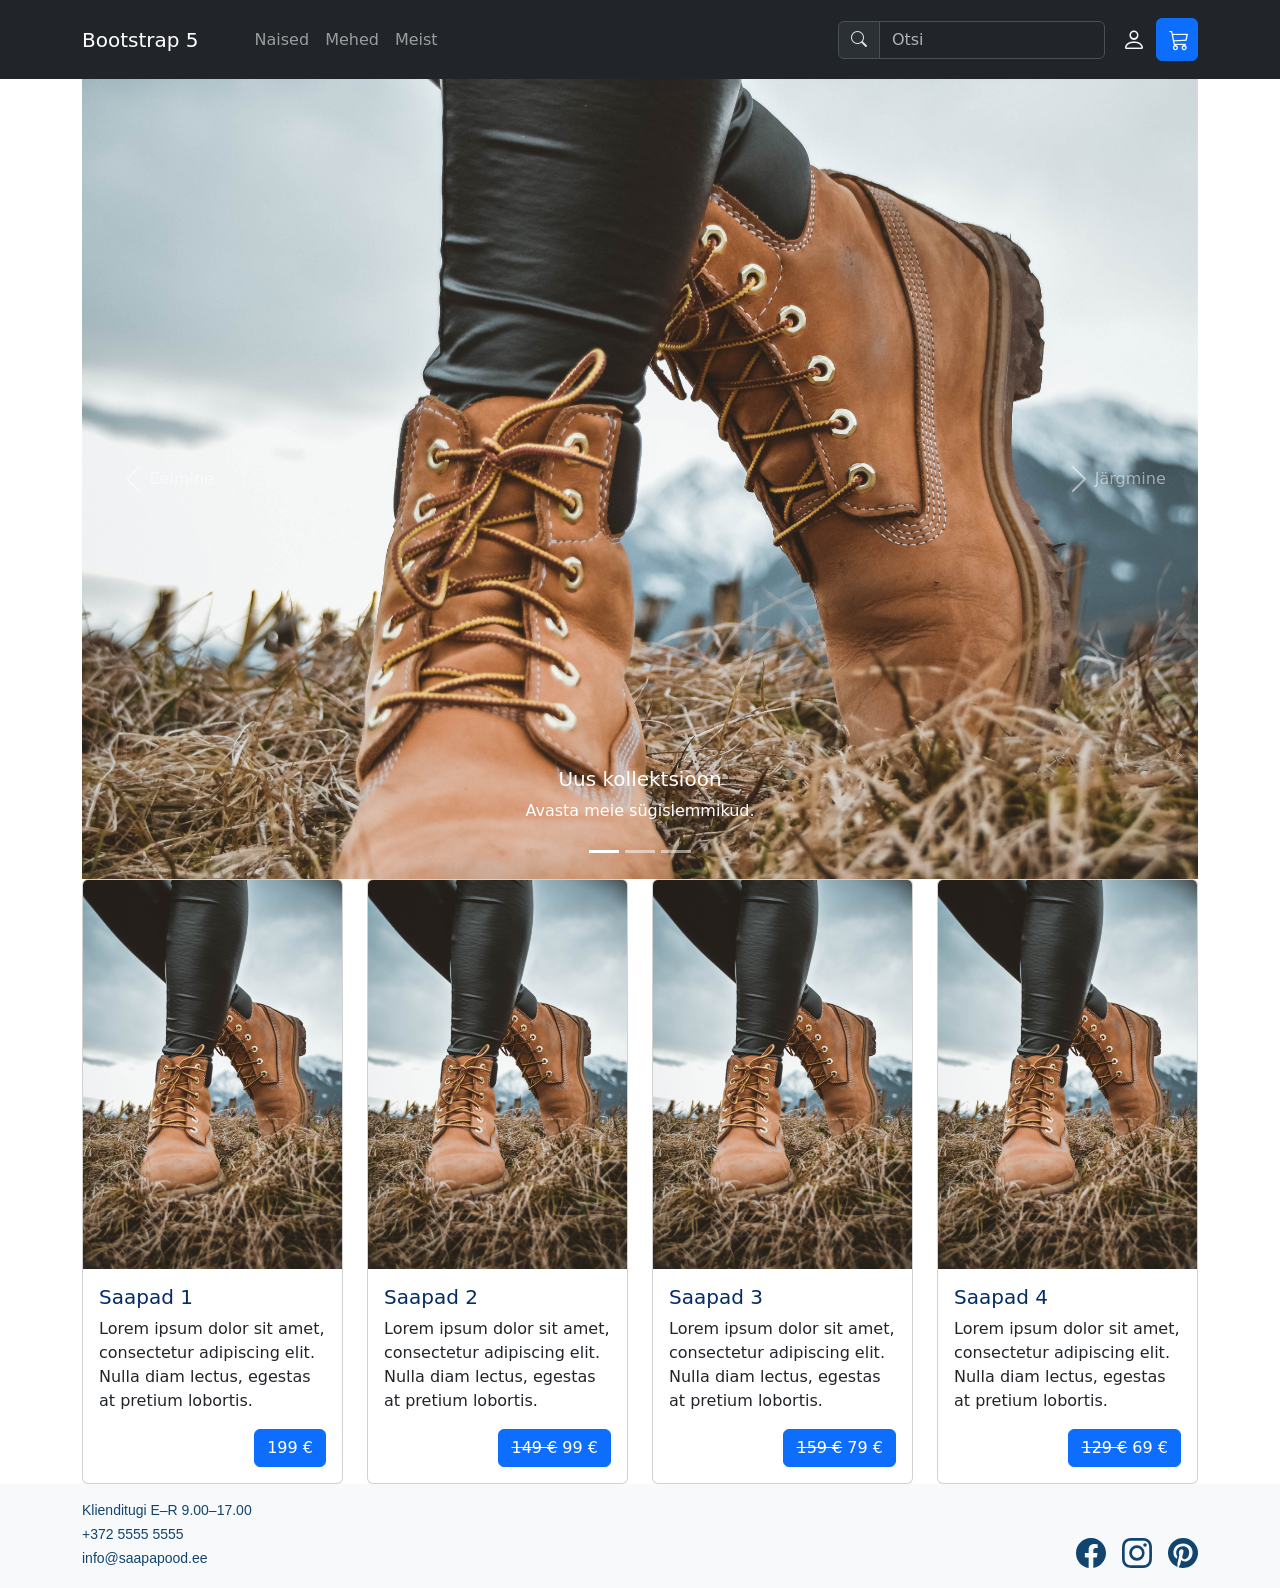
<file: index.html>
<!doctype html>
<html lang="et">

<head>
  <meta charset="utf-8">
  <meta name="viewport" content="width=device-width, initial-scale=1">
  <meta name="description" content="Bootstrapi juhend">
  <meta name="author" content="">
  <title>Bootstrap 5 juhend</title>
  <!--Bootstrap CSS-->
  <link href="https://cdn.jsdelivr.net/npm/bootstrap@5.3.3/dist/css/bootstrap.min.css" rel="stylesheet"
    integrity="sha384-QWTKZyjpPEjISv5WaRU9OFeRpok6YctnYmDr5pNlyT2bRjXh0JMhjY6hW+ALEwIH" crossorigin="anonymous">
  <!--Bootstrap ikoonid-->
  <link href="https://cdn.jsdelivr.net/npm/bootstrap-icons@1.9.1/font/bootstrap-icons.css" rel="stylesheet">
  <!--minu CSS-->
  <link rel="stylesheet" href="custom.css">
</head>

<body>
  <!-- Navigatsioon --->
  <nav class="navbar sticky-top navbar-expand-lg bg-dark py-3" data-bs-theme="dark">
    <div class="container">
      <button class="navbar-toggler" type="button" data-bs-toggle="collapse" data-bs-target="#navbarSupportedContent"
        aria-controls="navbarSupportedContent" aria-expanded="false" aria-label="Toggle navigation">
        <span class="navbar-toggler-icon"></span>
      </button>
      <a class="navbar-brand me-5" href="#">Bootstrap 5</a>
      <div class="collapse navbar-collapse" id="navbarSupportedContent">
        <ul class="navbar-nav me-auto">
          <li class="nav-item dropdown">
            <a class="nav-link dropdown" href="#" id="navbarDropdown" role="button" data-bs-toggle="dropdown"
              aria-expanded="false">Naised</a>
            <ul class="dropdown-menu" aria-labelledby="navbarDropdown">
              <li><a class="dropdown-item" href="#">Kingad</a></li>
              <div class="dropdown-divider"></div>
              <li><a class="dropdown-item" href="#">Saapad</a></li>
            </ul>
          </li>
          <li class="nav-item dropdown">
            <a class="nav-link dropdown" href="#" id="navbarDropdown" role="button" data-bs-toggle="dropdown"
              aria-expanded="false">Mehed</a>
            <ul class="dropdown-menu" aria-labelledby="navbarDropdown">
              <li><a class="dropdown-item" href="#">Kingad</a></li>
              <div class="dropdown-divider"></div>
              <li><a class="dropdown-item" href="#">Saapad</a></li>
            </ul>
          </li>
          <li class="nav-item dropdown">
            <a class="nav-link dropdown" href="#" id="navbarDropdown" role="button" data-bs-toggle="dropdown"
              aria-expanded="false">Meist</a>
            <ul class="dropdown-menu" aria-labelledby="navbarDropdown">
              <li><a class="dropdown-item" href="meist1.html">Ajalugu</a></li>
              <div class="dropdown-divider"></div>
              <li><a class="dropdown-item" href="meist2.html">Väärtused</a></li>
              <div class="dropdown-divider"></div>
              <li><a class="dropdown-item" href="meist3.html">Tootmisprotsess</a></li>
            </ul>
          </li>
        </ul>
       
		<!--Otsi vorm -->
        <form class="d-flex me-1">
          <div class="input-group">
            <div class="input-group-text"><span class="bi bi-search mb-2"></span></div>
            <input class="form-control" type="search" placeholder="Otsi" aria-label="Search">
          </div>
        </form>
      </div>
      <div class="float-end">
       
	   <!--Login ikoon-->
        <button class="btn btn-link text-light" type="submit"><span class="bi bi-person"></span></button>
        
	   <!--Ostukorvi ikoon-->
        <a class="btn btn-primary" href="ostukorv.html" type="submit"><span class="bi bi-cart3"></span></button></a>
      
	  </div>
    </div>
  </nav>

  <!--Tee ise: siia konteinerisse lisa pildikarusell-->
  <div class="container">
    <div id="carousel1" class="carousel slide" data-bs-ride="carousel">
      <div class="carousel-indicators">
        <button type="button" data-bs-target="#carousel1" data-bs-slide-to="0" class="active" aria-current="true" aria-label="Slide 1"></button>
        <button type="button" data-bs-target="#carousel1" data-bs-slide-to="1" aria-label="Slide 2"></button>
        <button type="button" data-bs-target="#carousel1" data-bs-slide-to="2" aria-label="Slide 3"></button>
      </div>
      <div class="carousel-inner">
        <div class="carousel-item active">
          <img src="stephan-seeber-NzAfGi8XuA4-unsplash.jpg" class="d-block w-100" alt="Saapad 1">
          <div class="carousel-caption d-none d-md-block">
            <h5>Uus kollektsioon</h5>
            <p>Avasta meie sügislemmikud.</p>
          </div>
        </div>
        <div class="carousel-item">
          <img src="stephan-seeber-NzAfGi8XuA4-unsplash.jpg" class="d-block w-100" alt="Saapad 2">
          <div class="carousel-caption d-none d-md-block">
            <h5>Saapad 2</h5>
            <p>Vanad lemmikud uute hindadega.</p>
          </div>
        </div>
        <div class="carousel-item">
          <img src="stephan-seeber-NzAfGi8XuA4-unsplash.jpg" class="d-block w-100" alt="Saapad 3">
          <div class="carousel-caption d-none d-md-block">
            <h5>Sügispakkumised</h5>
            <p>Leia oma uus lemmikpaar.</p>
          </div>
        </div>
      </div>
      <button class="carousel-control-prev" type="button" data-bs-target="#carousel1" data-bs-slide="prev">
        <span class="carousel-control-prev-icon" aria-hidden="true"></span>
        <span>Eelmine</span>
      </button>
      <button class="carousel-control-next" type="button" data-bs-target="#carousel1" data-bs-slide="next">
        <span class="carousel-control-next-icon" aria-hidden="true"></span>
        <span>Järgmine</span>
      </button>
    </div>
  </div>

  <!--Tooted avalehel kaartidena-->
  <div class="container overflow-hidden">
    <div class="row g-4 row justify-content-center">
      <div class="col-xl-3 col-md-6">
        <div class="card">
          <img src="stephan-seeber-NzAfGi8XuA4-unsplash.jpg" class="card-img-top" alt="pilt">
          <div class="card-body">
            <h5 class="card-title text-primary-emphasis">Saapad 1</h5>
            <p class="card-text">Lorem ipsum dolor sit amet, consectetur adipiscing elit. Nulla diam lectus, egestas at
              pretium lobortis.</p>
            <a href="toode.html" class="btn btn-primary float-end">199 €</a>
          </div>
        </div>
      </div>
      <div class="col-xl-3 col-md-6">
        <div class="card">
          <img src="stephan-seeber-NzAfGi8XuA4-unsplash.jpg" class="card-img-top" alt="pilt">
          <div class="card-body">
            <h5 class="card-title text-primary-emphasis">Saapad 2</h5>
            <p class="card-text">Lorem ipsum dolor sit amet, consectetur adipiscing elit. Nulla diam lectus, egestas at
              pretium lobortis.</p>
            <a href="#" class="btn btn-primary float-end"><s>149 €</s> 99 € </a>
          </div>
        </div>
      </div>
      <div class="col-xl-3 col-md-6">
        <div class="card">
          <img src="stephan-seeber-NzAfGi8XuA4-unsplash.jpg" class="card-img-top" alt="pilt">
          <div class="card-body">
            <h5 class="card-title text-primary-emphasis">Saapad 3</h5>
            <p class="card-text">Lorem ipsum dolor sit amet, consectetur adipiscing elit. Nulla diam lectus, egestas at
              pretium lobortis.</p>
            <a href="#" class="btn btn-primary float-end"><s>159 €</s> 79 €</a>
          </div>
        </div>
      </div>
      <div class="col-xl-3  col-md-6">
        <div class="card">
          <img src="stephan-seeber-NzAfGi8XuA4-unsplash.jpg" class="card-img-top" alt="pilt">
          <div class="card-body">
            <h5 class="card-title text-primary-emphasis">Saapad 4</h5>
            <p class="card-text">Lorem ipsum dolor sit amet, consectetur adipiscing elit. Nulla diam lectus, egestas at
              pretium lobortis.</p>
            <a href="#" class="btn btn-primary float-end"><s>129 €</s> 69 €</a>
          </div>
        </div>
      </div>
    </div>
  </div>
  
  <!--Tee ise: kujunda siia korrektne jalus - lisa kontaktid ja sotsiaalvõrgustike lingid ikoonidega.-->
  <footer class="footer bg-light">
    <div class="container">
      <ul class="footer-info">
        <li>Klienditugi E–R 9.00–17.00</li>
        <li>+372 5555 5555</li>
        <li>info@saapapood.ee</li>
      </ul>
      <div class="footer-sm d-flex gap-3">
        <a href="#">      
          <svg xmlns="http://www.w3.org/2000/svg" width="16" height="16" fill="currentColor" class="bi bi-facebook" viewBox="0 0 16 16">
            <path d="M16 8.049c0-4.446-3.582-8.05-8-8.05C3.58 0-.002 3.603-.002 8.05c0 4.017 2.926 7.347 6.75 7.951v-5.625h-2.03V8.05H6.75V6.275c0-2.017 1.195-3.131 3.022-3.131.876 0 1.791.157 1.791.157v1.98h-1.009c-.993 0-1.303.621-1.303 1.258v1.51h2.218l-.354 2.326H9.25V16c3.824-.604 6.75-3.934 6.75-7.951"/>
          </svg>
        </a>
        <a href="#">      
          <svg xmlns="http://www.w3.org/2000/svg" width="16" height="16" fill="currentColor" class="bi bi-instagram" viewBox="0 0 16 16">
            <path d="M8 0C5.829 0 5.556.01 4.703.048 3.85.088 3.269.222 2.76.42a3.9 3.9 0 0 0-1.417.923A3.9 3.9 0 0 0 .42 2.76C.222 3.268.087 3.85.048 4.7.01 5.555 0 5.827 0 8.001c0 2.172.01 2.444.048 3.297.04.852.174 1.433.372 1.942.205.526.478.972.923 1.417.444.445.89.719 1.416.923.51.198 1.09.333 1.942.372C5.555 15.99 5.827 16 8 16s2.444-.01 3.298-.048c.851-.04 1.434-.174 1.943-.372a3.9 3.9 0 0 0 1.416-.923c.445-.445.718-.891.923-1.417.197-.509.332-1.09.372-1.942C15.99 10.445 16 10.173 16 8s-.01-2.445-.048-3.299c-.04-.851-.175-1.433-.372-1.941a3.9 3.9 0 0 0-.923-1.417A3.9 3.9 0 0 0 13.24.42c-.51-.198-1.092-.333-1.943-.372C10.443.01 10.172 0 7.998 0zm-.717 1.442h.718c2.136 0 2.389.007 3.232.046.78.035 1.204.166 1.486.275.373.145.64.319.92.599s.453.546.598.92c.11.281.24.705.275 1.485.039.843.047 1.096.047 3.231s-.008 2.389-.047 3.232c-.035.78-.166 1.203-.275 1.485a2.5 2.5 0 0 1-.599.919c-.28.28-.546.453-.92.598-.28.11-.704.24-1.485.276-.843.038-1.096.047-3.232.047s-2.39-.009-3.233-.047c-.78-.036-1.203-.166-1.485-.276a2.5 2.5 0 0 1-.92-.598 2.5 2.5 0 0 1-.6-.92c-.109-.281-.24-.705-.275-1.485-.038-.843-.046-1.096-.046-3.233s.008-2.388.046-3.231c.036-.78.166-1.204.276-1.486.145-.373.319-.64.599-.92s.546-.453.92-.598c.282-.11.705-.24 1.485-.276.738-.034 1.024-.044 2.515-.045zm4.988 1.328a.96.96 0 1 0 0 1.92.96.96 0 0 0 0-1.92m-4.27 1.122a4.109 4.109 0 1 0 0 8.217 4.109 4.109 0 0 0 0-8.217m0 1.441a2.667 2.667 0 1 1 0 5.334 2.667 2.667 0 0 1 0-5.334"/>
          </svg>
        </a>
        <a href="#">      
          <svg xmlns="http://www.w3.org/2000/svg" width="16" height="16" fill="currentColor" class="bi bi-pinterest" viewBox="0 0 16 16">
            <path d="M8 0a8 8 0 0 0-2.915 15.452c-.07-.633-.134-1.606.027-2.297.146-.625.938-3.977.938-3.977s-.239-.479-.239-1.187c0-1.113.645-1.943 1.448-1.943.682 0 1.012.512 1.012 1.127 0 .686-.437 1.712-.663 2.663-.188.796.4 1.446 1.185 1.446 1.422 0 2.515-1.5 2.515-3.664 0-1.915-1.377-3.254-3.342-3.254-2.276 0-3.612 1.707-3.612 3.471 0 .688.265 1.425.595 1.826a.24.24 0 0 1 .056.23c-.061.252-.196.796-.222.907-.035.146-.116.177-.268.107-1-.465-1.624-1.926-1.624-3.1 0-2.523 1.834-4.84 5.286-4.84 2.775 0 4.932 1.977 4.932 4.62 0 2.757-1.739 4.976-4.151 4.976-.811 0-1.573-.421-1.834-.919l-.498 1.902c-.181.695-.669 1.566-.995 2.097A8 8 0 1 0 8 0"/>
          </svg>
        </a>
      </div>
    </div>
  </footer>
  
  <!--Popper.js-->
  <script src="https://cdn.jsdelivr.net/npm/@popperjs/core@2.11.8/dist/umd/popper.min.js"
    integrity="sha384-I7E8VVD/ismYTF4hNIPjVp/Zjvgyol6VFvRkX/vR+Vc4jQkC+hVqc2pM8ODewa9r"
    crossorigin="anonymous"></script>
  
  <!--Bootstrap.js-->
  <script src="https://cdn.jsdelivr.net/npm/bootstrap@5.3.3/dist/js/bootstrap.min.js"
    integrity="sha384-0pUGZvbkm6XF6gxjEnlmuGrJXVbNuzT9qBBavbLwCsOGabYfZo0T0to5eqruptLy"
    crossorigin="anonymous"></script>

</body>

</html>
</file>
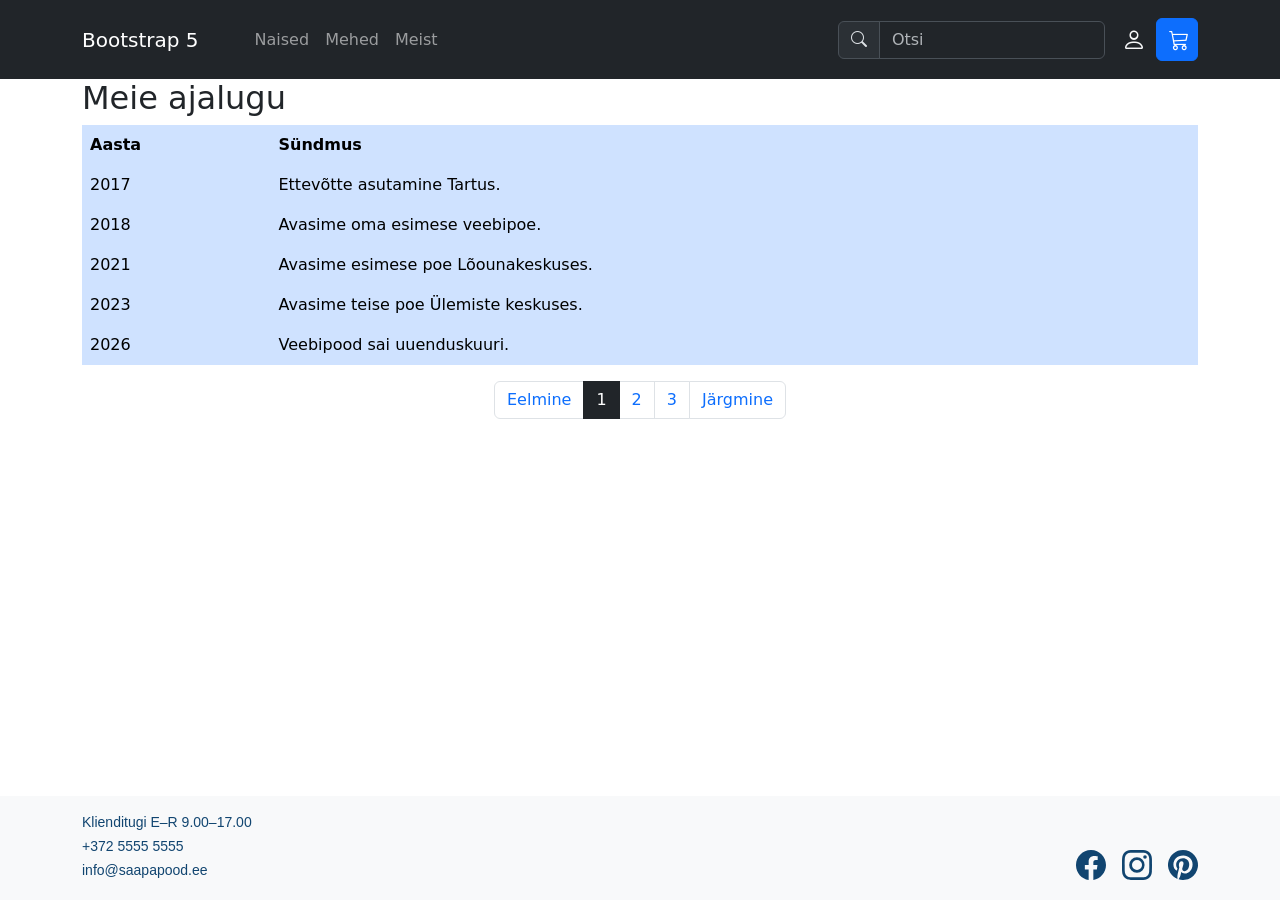
<file: meist1.html>
<!doctype html>
<html lang="et">

<head>
  <meta charset="utf-8">
  <meta name="viewport" content="width=device-width, initial-scale=1">
  <meta name="description" content="Bootstrapi juhend">
  <meta name="author" content="">
  <title>Bootstrap 5 juhend</title>
  <!--Bootstrap CSS-->
  <link href="https://cdn.jsdelivr.net/npm/bootstrap@5.3.3/dist/css/bootstrap.min.css" rel="stylesheet"
    integrity="sha384-QWTKZyjpPEjISv5WaRU9OFeRpok6YctnYmDr5pNlyT2bRjXh0JMhjY6hW+ALEwIH" crossorigin="anonymous">
  <!--Bootstrap ikoonid-->
  <link href="https://cdn.jsdelivr.net/npm/bootstrap-icons@1.9.1/font/bootstrap-icons.css" rel="stylesheet">
  <!--minu CSS-->
  <link rel="stylesheet" href="custom.css">
 
</head>

<body>
  <!-- Navigatsioon --->
  <nav class="navbar sticky-top navbar-expand-lg bg-dark py-3" data-bs-theme="dark">
    <div class="container">
      <button class="navbar-toggler" type="button" data-bs-toggle="collapse" data-bs-target="#navbarSupportedContent"
        aria-controls="navbarSupportedContent" aria-expanded="false" aria-label="Toggle navigation">
        <span class="navbar-toggler-icon"></span>
      </button>
      <a class="navbar-brand me-5" href="index.html">Bootstrap 5</a>
      <div class="collapse navbar-collapse" id="navbarSupportedContent">
        <ul class="navbar-nav me-auto">
          <li class="nav-item dropdown">
            <a class="nav-link dropdown" href="#" id="navbarDropdown" role="button" data-bs-toggle="dropdown"
              aria-expanded="false">Naised</a>
            <ul class="dropdown-menu" aria-labelledby="navbarDropdown">
              <li><a class="dropdown-item" href="#">Kingad</a></li>
              <div class="dropdown-divider"></div>
              <li><a class="dropdown-item" href="#">Saapad</a></li>
            </ul>
          </li>
          <li class="nav-item dropdown">
            <a class="nav-link dropdown" href="#" id="navbarDropdown" role="button" data-bs-toggle="dropdown"
              aria-expanded="false">Mehed</a>
            <ul class="dropdown-menu" aria-labelledby="navbarDropdown">
              <li><a class="dropdown-item" href="#">Kingad</a></li>
              <div class="dropdown-divider"></div>
              <li><a class="dropdown-item" href="#">Saapad</a></li>
            </ul>
          </li>
          <li class="nav-item dropdown">
            <a class="nav-link dropdown" href="#" id="navbarDropdown" role="button" data-bs-toggle="dropdown"
              aria-expanded="false">Meist</a>
            <ul class="dropdown-menu" aria-labelledby="navbarDropdown">
              <li><a class="dropdown-item" href="meist1.html">Ajalugu</a></li>
              <div class="dropdown-divider"></div>
              <li><a class="dropdown-item" href="meist2.html">Väärtused</a></li>
              <div class="dropdown-divider"></div>
              <li><a class="dropdown-item" href="meist3.html">Tootmisprotsess</a></li>
            </ul>
          </li>
        </ul>
       
		<!--Otsi vorm -->
        <form class="d-flex me-1">
          <div class="input-group">
            <div class="input-group-text"><span class="bi bi-search mb-2"></span></div>
            <input class="form-control" type="search" placeholder="Otsi" aria-label="Search">
          </div>
        </form>
      </div>
      <div class="float-end">
       
	   <!--Login ikoon-->
        <button class="btn btn-link text-light" type="submit"><span class="bi bi-person"></span></button>
        
	   <!--Ostukorvi ikoon-->
        <a class="btn btn-primary" href="ostukorv.html" type="submit"><span class="bi bi-cart3"></span></button></a>
      
	  </div>
    </div>
    </nav>

    <div class="container">
    <h2>Meie ajalugu</h2>
    <div class="table-responsive">
        <table class="table table-primary table-borderless table-hover">
            <thead>
                <tr>
                    <th scope="col">Aasta</th>
                    <th scope="col">Sündmus</th>
                </tr>
            </thead>
            <tbody>
                <tr>
                    <td>2017</td>
                    <td>Ettevõtte asutamine Tartus.</td>
                </tr>
                <tr>
                    <td>2018</td>
                    <td>Avasime oma esimese veebipoe.</td>
                </tr>
                <tr>
                    <td>2021</td>
                    <td>Avasime esimese poe Lõounakeskuses.</td>
                </tr>
                <tr>
                    <td>2023</td>
                    <td>Avasime teise poe Ülemiste keskuses.</td>
                </tr>
                <tr>
                    <td>2026</td>
                    <td>Veebipood sai uuenduskuuri.</td>
                </tr>
            </tbody>
        </table>
    </div>
    </div>

<nav aria-label="Meist lehtede navigatsioon">
  <ul class="pagination justify-content-center">
    <li class="page-item"><a class="page-link" href="#">Eelmine</a></li>
    <li class="page-item active"><a class="page-link bg-dark text-white border-dark" href="meist1.html">1</a></li>
    <li class="page-item"><a class="page-link" href="meist2.html">2</a></li>
    <li class="page-item"><a class="page-link" href="meist3.html">3</a></li>
    <li class="page-item"><a class="page-link" href="meist2.html">Järgmine</a></li>
  </ul>
</nav>

  <!--Tee ise: kujunda siia korrektne jalus - lisa kontaktid ja sotsiaalvõrgustike lingid ikoonidega.-->
  <footer class="footer bg-light">
    <div class="container">
      <ul class="footer-info">
        <li>Klienditugi E–R 9.00–17.00</li>
        <li>+372 5555 5555</li>
        <li>info@saapapood.ee</li>
      </ul>
      <div class="footer-sm d-flex gap-3">
        <a href="#">      
          <svg xmlns="http://www.w3.org/2000/svg" width="16" height="16" fill="currentColor" class="bi bi-facebook" viewBox="0 0 16 16">
            <path d="M16 8.049c0-4.446-3.582-8.05-8-8.05C3.58 0-.002 3.603-.002 8.05c0 4.017 2.926 7.347 6.75 7.951v-5.625h-2.03V8.05H6.75V6.275c0-2.017 1.195-3.131 3.022-3.131.876 0 1.791.157 1.791.157v1.98h-1.009c-.993 0-1.303.621-1.303 1.258v1.51h2.218l-.354 2.326H9.25V16c3.824-.604 6.75-3.934 6.75-7.951"/>
          </svg>
        </a>
        <a href="#">      
          <svg xmlns="http://www.w3.org/2000/svg" width="16" height="16" fill="currentColor" class="bi bi-instagram" viewBox="0 0 16 16">
            <path d="M8 0C5.829 0 5.556.01 4.703.048 3.85.088 3.269.222 2.76.42a3.9 3.9 0 0 0-1.417.923A3.9 3.9 0 0 0 .42 2.76C.222 3.268.087 3.85.048 4.7.01 5.555 0 5.827 0 8.001c0 2.172.01 2.444.048 3.297.04.852.174 1.433.372 1.942.205.526.478.972.923 1.417.444.445.89.719 1.416.923.51.198 1.09.333 1.942.372C5.555 15.99 5.827 16 8 16s2.444-.01 3.298-.048c.851-.04 1.434-.174 1.943-.372a3.9 3.9 0 0 0 1.416-.923c.445-.445.718-.891.923-1.417.197-.509.332-1.09.372-1.942C15.99 10.445 16 10.173 16 8s-.01-2.445-.048-3.299c-.04-.851-.175-1.433-.372-1.941a3.9 3.9 0 0 0-.923-1.417A3.9 3.9 0 0 0 13.24.42c-.51-.198-1.092-.333-1.943-.372C10.443.01 10.172 0 7.998 0zm-.717 1.442h.718c2.136 0 2.389.007 3.232.046.78.035 1.204.166 1.486.275.373.145.64.319.92.599s.453.546.598.92c.11.281.24.705.275 1.485.039.843.047 1.096.047 3.231s-.008 2.389-.047 3.232c-.035.78-.166 1.203-.275 1.485a2.5 2.5 0 0 1-.599.919c-.28.28-.546.453-.92.598-.28.11-.704.24-1.485.276-.843.038-1.096.047-3.232.047s-2.39-.009-3.233-.047c-.78-.036-1.203-.166-1.485-.276a2.5 2.5 0 0 1-.92-.598 2.5 2.5 0 0 1-.6-.92c-.109-.281-.24-.705-.275-1.485-.038-.843-.046-1.096-.046-3.233s.008-2.388.046-3.231c.036-.78.166-1.204.276-1.486.145-.373.319-.64.599-.92s.546-.453.92-.598c.282-.11.705-.24 1.485-.276.738-.034 1.024-.044 2.515-.045zm4.988 1.328a.96.96 0 1 0 0 1.92.96.96 0 0 0 0-1.92m-4.27 1.122a4.109 4.109 0 1 0 0 8.217 4.109 4.109 0 0 0 0-8.217m0 1.441a2.667 2.667 0 1 1 0 5.334 2.667 2.667 0 0 1 0-5.334"/>
          </svg>
        </a>
        <a href="#">      
          <svg xmlns="http://www.w3.org/2000/svg" width="16" height="16" fill="currentColor" class="bi bi-pinterest" viewBox="0 0 16 16">
            <path d="M8 0a8 8 0 0 0-2.915 15.452c-.07-.633-.134-1.606.027-2.297.146-.625.938-3.977.938-3.977s-.239-.479-.239-1.187c0-1.113.645-1.943 1.448-1.943.682 0 1.012.512 1.012 1.127 0 .686-.437 1.712-.663 2.663-.188.796.4 1.446 1.185 1.446 1.422 0 2.515-1.5 2.515-3.664 0-1.915-1.377-3.254-3.342-3.254-2.276 0-3.612 1.707-3.612 3.471 0 .688.265 1.425.595 1.826a.24.24 0 0 1 .056.23c-.061.252-.196.796-.222.907-.035.146-.116.177-.268.107-1-.465-1.624-1.926-1.624-3.1 0-2.523 1.834-4.84 5.286-4.84 2.775 0 4.932 1.977 4.932 4.62 0 2.757-1.739 4.976-4.151 4.976-.811 0-1.573-.421-1.834-.919l-.498 1.902c-.181.695-.669 1.566-.995 2.097A8 8 0 1 0 8 0"/>
          </svg>
        </a>
      </div>
    </div>
  </footer>

  <!--Popper.js-->
  <script src="https://cdn.jsdelivr.net/npm/@popperjs/core@2.11.8/dist/umd/popper.min.js"
    integrity="sha384-I7E8VVD/ismYTF4hNIPjVp/Zjvgyol6VFvRkX/vR+Vc4jQkC+hVqc2pM8ODewa9r"
    crossorigin="anonymous"></script>
	
  <!--Bootstrap.js-->
  <script src="https://cdn.jsdelivr.net/npm/bootstrap@5.3.3/dist/js/bootstrap.min.js"
    integrity="sha384-0pUGZvbkm6XF6gxjEnlmuGrJXVbNuzT9qBBavbLwCsOGabYfZo0T0to5eqruptLy"
    crossorigin="anonymous"></script>
</body>

</html>
</file>
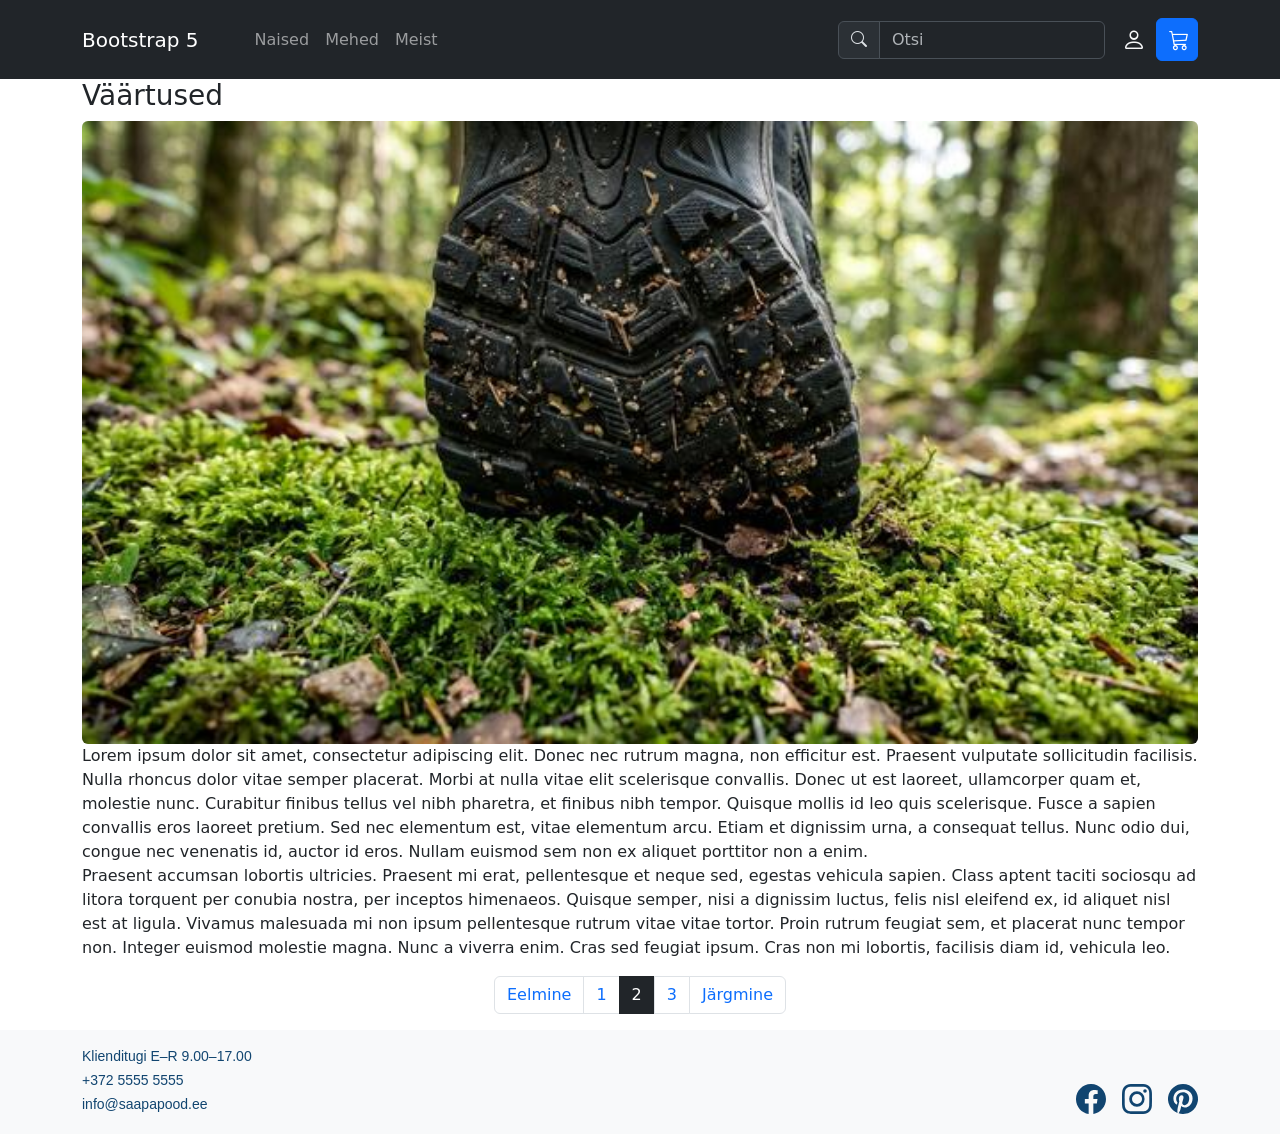
<file: meist2.html>
<!doctype html>
<html lang="et">

<head>
  <meta charset="utf-8">
  <meta name="viewport" content="width=device-width, initial-scale=1">
  <meta name="description" content="Bootstrapi juhend">
  <meta name="author" content="">
  <title>Bootstrap 5 juhend</title>
  <!--Bootstrap CSS-->
  <link href="https://cdn.jsdelivr.net/npm/bootstrap@5.3.3/dist/css/bootstrap.min.css" rel="stylesheet"
    integrity="sha384-QWTKZyjpPEjISv5WaRU9OFeRpok6YctnYmDr5pNlyT2bRjXh0JMhjY6hW+ALEwIH" crossorigin="anonymous">
  <!--Bootstrap ikoonid-->
  <link href="https://cdn.jsdelivr.net/npm/bootstrap-icons@1.9.1/font/bootstrap-icons.css" rel="stylesheet">
  <!--minu CSS-->
  <link rel="stylesheet" href="custom.css">
 
</head>

<body>
  <!-- Navigatsioon --->
  <nav class="navbar sticky-top navbar-expand-lg bg-dark py-3" data-bs-theme="dark">
    <div class="container">
      <button class="navbar-toggler" type="button" data-bs-toggle="collapse" data-bs-target="#navbarSupportedContent"
        aria-controls="navbarSupportedContent" aria-expanded="false" aria-label="Toggle navigation">
        <span class="navbar-toggler-icon"></span>
      </button>
      <a class="navbar-brand me-5" href="index.html">Bootstrap 5</a>
      <div class="collapse navbar-collapse" id="navbarSupportedContent">
        <ul class="navbar-nav me-auto">
          <li class="nav-item dropdown">
            <a class="nav-link dropdown" href="#" id="navbarDropdown" role="button" data-bs-toggle="dropdown"
              aria-expanded="false">Naised</a>
            <ul class="dropdown-menu" aria-labelledby="navbarDropdown">
              <li><a class="dropdown-item" href="#">Kingad</a></li>
              <div class="dropdown-divider"></div>
              <li><a class="dropdown-item" href="#">Saapad</a></li>
            </ul>
          </li>
          <li class="nav-item dropdown">
            <a class="nav-link dropdown" href="#" id="navbarDropdown" role="button" data-bs-toggle="dropdown"
              aria-expanded="false">Mehed</a>
            <ul class="dropdown-menu" aria-labelledby="navbarDropdown">
              <li><a class="dropdown-item" href="#">Kingad</a></li>
              <div class="dropdown-divider"></div>
              <li><a class="dropdown-item" href="#">Saapad</a></li>
            </ul>
          </li>
          <li class="nav-item dropdown">
            <a class="nav-link dropdown" href="#" id="navbarDropdown" role="button" data-bs-toggle="dropdown"
              aria-expanded="false">Meist</a>
            <ul class="dropdown-menu" aria-labelledby="navbarDropdown">
              <li><a class="dropdown-item" href="meist1.html">Ajalugu</a></li>
              <div class="dropdown-divider"></div>
              <li><a class="dropdown-item" href="meist2.html">Väärtused</a></li>
              <div class="dropdown-divider"></div>
              <li><a class="dropdown-item" href="meist3.html">Tootmisprotsess</a></li>
            </ul>
          </li>
        </ul>
       
		<!--Otsi vorm -->
        <form class="d-flex me-1">
          <div class="input-group">
            <div class="input-group-text"><span class="bi bi-search mb-2"></span></div>
            <input class="form-control" type="search" placeholder="Otsi" aria-label="Search">
          </div>
        </form>
      </div>
      <div class="float-end">
       
	   <!--Login ikoon-->
        <button class="btn btn-link text-light" type="submit"><span class="bi bi-person"></span></button>
        
	   <!--Ostukorvi ikoon-->
        <a class="btn btn-primary" href="ostukorv.html" type="submit"><span class="bi bi-cart3"></span></button></a>
      
	  </div>
    </div>
    </nav>

  <div class="container">
    <h3>Väärtused</h3>
    <img class="img-fluid w-100 rounded" src="close-up-of-a-muddy-boot-sole-stepping-on-lush-green-moss-in-a-forest-setting-free-photo.jpeg" alt="Väärtused">
    <p> Lorem ipsum dolor sit amet, consectetur adipiscing elit. Donec nec rutrum magna, non efficitur est. Praesent vulputate sollicitudin facilisis. Nulla rhoncus dolor vitae semper placerat. Morbi at nulla vitae elit scelerisque convallis. Donec ut est laoreet, ullamcorper quam et, molestie nunc. Curabitur finibus tellus vel nibh pharetra, et finibus nibh tempor. Quisque mollis id leo quis scelerisque. Fusce a sapien convallis eros laoreet pretium. Sed nec elementum est, vitae elementum arcu. Etiam et dignissim urna, a consequat tellus. Nunc odio dui, congue nec venenatis id, auctor id eros. Nullam euismod sem non ex aliquet porttitor non a enim. <br> Praesent accumsan lobortis ultricies. Praesent mi erat, pellentesque et neque sed, egestas vehicula sapien. Class aptent taciti sociosqu ad litora torquent per conubia nostra, per inceptos himenaeos. Quisque semper, nisi a dignissim luctus, felis nisl eleifend ex, id aliquet nisl est at ligula. Vivamus malesuada mi non ipsum pellentesque rutrum vitae vitae tortor. Proin rutrum feugiat sem, et placerat nunc tempor non. Integer euismod molestie magna. Nunc a viverra enim. Cras sed feugiat ipsum. Cras non mi lobortis, facilisis diam id, vehicula leo.</p>
  </div>

<nav aria-label="Meist lehtede navigatsioon">
  <ul class="pagination justify-content-center">
    <li class="page-item"><a class="page-link" href="meist1.html">Eelmine</a></li>
    <li class="page-item"><a class="page-link" href="meist1.html">1</a></li>
    <li class="page-item"><a class="page-link bg-dark text-white border-dark" href="meist2.html">2</a></li>
    <li class="page-item"><a class="page-link" href="meist3.html">3</a></li>
    <li class="page-item"><a class="page-link" href="meist3.html">Järgmine</a></li>
  </ul>
</nav>

  <!--Tee ise: kujunda siia korrektne jalus - lisa kontaktid ja sotsiaalvõrgustike lingid ikoonidega.-->
  <footer class="footer bg-light">
    <div class="container">
      <ul class="footer-info">
        <li>Klienditugi E–R 9.00–17.00</li>
        <li>+372 5555 5555</li>
        <li>info@saapapood.ee</li>
      </ul>
      <div class="footer-sm d-flex gap-3">
        <a href="#">      
          <svg xmlns="http://www.w3.org/2000/svg" width="16" height="16" fill="currentColor" class="bi bi-facebook" viewBox="0 0 16 16">
            <path d="M16 8.049c0-4.446-3.582-8.05-8-8.05C3.58 0-.002 3.603-.002 8.05c0 4.017 2.926 7.347 6.75 7.951v-5.625h-2.03V8.05H6.75V6.275c0-2.017 1.195-3.131 3.022-3.131.876 0 1.791.157 1.791.157v1.98h-1.009c-.993 0-1.303.621-1.303 1.258v1.51h2.218l-.354 2.326H9.25V16c3.824-.604 6.75-3.934 6.75-7.951"/>
          </svg>
        </a>
        <a href="#">      
          <svg xmlns="http://www.w3.org/2000/svg" width="16" height="16" fill="currentColor" class="bi bi-instagram" viewBox="0 0 16 16">
            <path d="M8 0C5.829 0 5.556.01 4.703.048 3.85.088 3.269.222 2.76.42a3.9 3.9 0 0 0-1.417.923A3.9 3.9 0 0 0 .42 2.76C.222 3.268.087 3.85.048 4.7.01 5.555 0 5.827 0 8.001c0 2.172.01 2.444.048 3.297.04.852.174 1.433.372 1.942.205.526.478.972.923 1.417.444.445.89.719 1.416.923.51.198 1.09.333 1.942.372C5.555 15.99 5.827 16 8 16s2.444-.01 3.298-.048c.851-.04 1.434-.174 1.943-.372a3.9 3.9 0 0 0 1.416-.923c.445-.445.718-.891.923-1.417.197-.509.332-1.09.372-1.942C15.99 10.445 16 10.173 16 8s-.01-2.445-.048-3.299c-.04-.851-.175-1.433-.372-1.941a3.9 3.9 0 0 0-.923-1.417A3.9 3.9 0 0 0 13.24.42c-.51-.198-1.092-.333-1.943-.372C10.443.01 10.172 0 7.998 0zm-.717 1.442h.718c2.136 0 2.389.007 3.232.046.78.035 1.204.166 1.486.275.373.145.64.319.92.599s.453.546.598.92c.11.281.24.705.275 1.485.039.843.047 1.096.047 3.231s-.008 2.389-.047 3.232c-.035.78-.166 1.203-.275 1.485a2.5 2.5 0 0 1-.599.919c-.28.28-.546.453-.92.598-.28.11-.704.24-1.485.276-.843.038-1.096.047-3.232.047s-2.39-.009-3.233-.047c-.78-.036-1.203-.166-1.485-.276a2.5 2.5 0 0 1-.92-.598 2.5 2.5 0 0 1-.6-.92c-.109-.281-.24-.705-.275-1.485-.038-.843-.046-1.096-.046-3.233s.008-2.388.046-3.231c.036-.78.166-1.204.276-1.486.145-.373.319-.64.599-.92s.546-.453.92-.598c.282-.11.705-.24 1.485-.276.738-.034 1.024-.044 2.515-.045zm4.988 1.328a.96.96 0 1 0 0 1.92.96.96 0 0 0 0-1.92m-4.27 1.122a4.109 4.109 0 1 0 0 8.217 4.109 4.109 0 0 0 0-8.217m0 1.441a2.667 2.667 0 1 1 0 5.334 2.667 2.667 0 0 1 0-5.334"/>
          </svg>
        </a>
        <a href="#">      
          <svg xmlns="http://www.w3.org/2000/svg" width="16" height="16" fill="currentColor" class="bi bi-pinterest" viewBox="0 0 16 16">
            <path d="M8 0a8 8 0 0 0-2.915 15.452c-.07-.633-.134-1.606.027-2.297.146-.625.938-3.977.938-3.977s-.239-.479-.239-1.187c0-1.113.645-1.943 1.448-1.943.682 0 1.012.512 1.012 1.127 0 .686-.437 1.712-.663 2.663-.188.796.4 1.446 1.185 1.446 1.422 0 2.515-1.5 2.515-3.664 0-1.915-1.377-3.254-3.342-3.254-2.276 0-3.612 1.707-3.612 3.471 0 .688.265 1.425.595 1.826a.24.24 0 0 1 .056.23c-.061.252-.196.796-.222.907-.035.146-.116.177-.268.107-1-.465-1.624-1.926-1.624-3.1 0-2.523 1.834-4.84 5.286-4.84 2.775 0 4.932 1.977 4.932 4.62 0 2.757-1.739 4.976-4.151 4.976-.811 0-1.573-.421-1.834-.919l-.498 1.902c-.181.695-.669 1.566-.995 2.097A8 8 0 1 0 8 0"/>
          </svg>
        </a>
      </div>
    </div>
  </footer>

  <!--Popper.js-->
  <script src="https://cdn.jsdelivr.net/npm/@popperjs/core@2.11.8/dist/umd/popper.min.js"
    integrity="sha384-I7E8VVD/ismYTF4hNIPjVp/Zjvgyol6VFvRkX/vR+Vc4jQkC+hVqc2pM8ODewa9r"
    crossorigin="anonymous"></script>
	
  <!--Bootstrap.js-->
  <script src="https://cdn.jsdelivr.net/npm/bootstrap@5.3.3/dist/js/bootstrap.min.js"
    integrity="sha384-0pUGZvbkm6XF6gxjEnlmuGrJXVbNuzT9qBBavbLwCsOGabYfZo0T0to5eqruptLy"
    crossorigin="anonymous"></script>
</body>

</html>
</file>
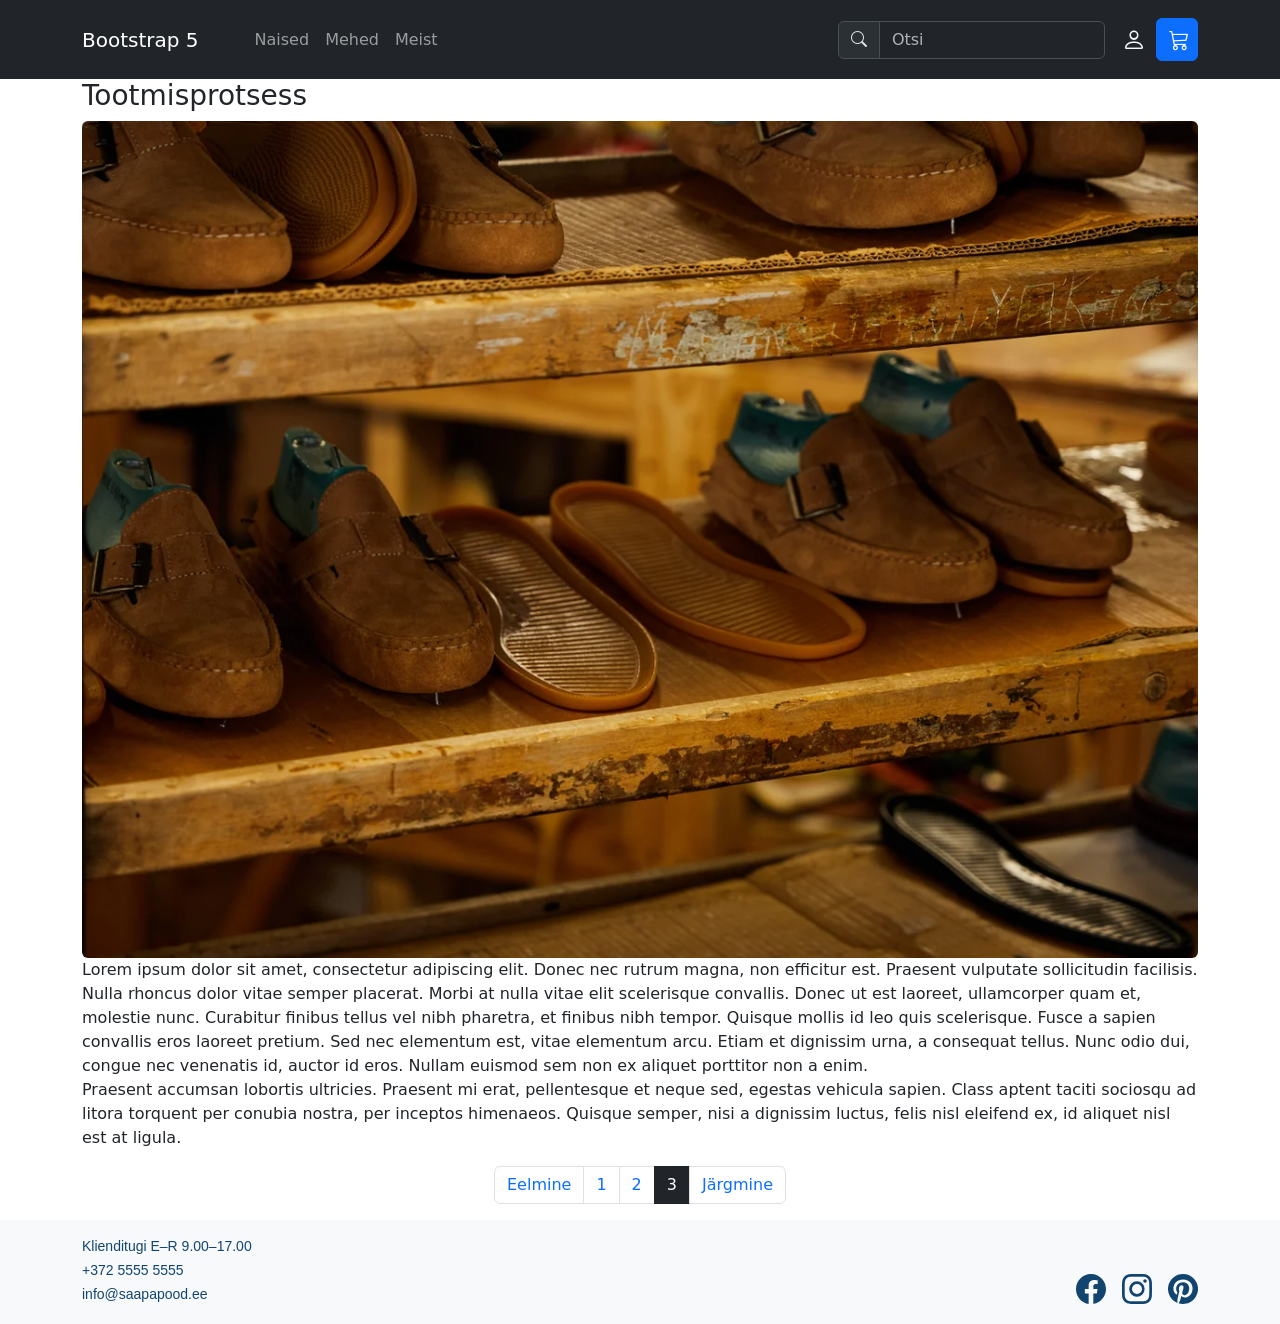
<file: meist3.html>
<!doctype html>
<html lang="et">

<head>
  <meta charset="utf-8">
  <meta name="viewport" content="width=device-width, initial-scale=1">
  <meta name="description" content="Bootstrapi juhend">
  <meta name="author" content="">
  <title>Bootstrap 5 juhend</title>
  <!--Bootstrap CSS-->
  <link href="https://cdn.jsdelivr.net/npm/bootstrap@5.3.3/dist/css/bootstrap.min.css" rel="stylesheet"
    integrity="sha384-QWTKZyjpPEjISv5WaRU9OFeRpok6YctnYmDr5pNlyT2bRjXh0JMhjY6hW+ALEwIH" crossorigin="anonymous">
  <!--Bootstrap ikoonid-->
  <link href="https://cdn.jsdelivr.net/npm/bootstrap-icons@1.9.1/font/bootstrap-icons.css" rel="stylesheet">
  <!--minu CSS-->
  <link rel="stylesheet" href="custom.css">
 
</head>

<body>
  <!-- Navigatsioon --->
  <nav class="navbar sticky-top navbar-expand-lg bg-dark py-3" data-bs-theme="dark">
    <div class="container">
      <button class="navbar-toggler" type="button" data-bs-toggle="collapse" data-bs-target="#navbarSupportedContent"
        aria-controls="navbarSupportedContent" aria-expanded="false" aria-label="Toggle navigation">
        <span class="navbar-toggler-icon"></span>
      </button>
      <a class="navbar-brand me-5" href="index.html">Bootstrap 5</a>
      <div class="collapse navbar-collapse" id="navbarSupportedContent">
        <ul class="navbar-nav me-auto">
          <li class="nav-item dropdown">
            <a class="nav-link dropdown" href="#" id="navbarDropdown" role="button" data-bs-toggle="dropdown"
              aria-expanded="false">Naised</a>
            <ul class="dropdown-menu" aria-labelledby="navbarDropdown">
              <li><a class="dropdown-item" href="#">Kingad</a></li>
              <div class="dropdown-divider"></div>
              <li><a class="dropdown-item" href="#">Saapad</a></li>
            </ul>
          </li>
          <li class="nav-item dropdown">
            <a class="nav-link dropdown" href="#" id="navbarDropdown" role="button" data-bs-toggle="dropdown"
              aria-expanded="false">Mehed</a>
            <ul class="dropdown-menu" aria-labelledby="navbarDropdown">
              <li><a class="dropdown-item" href="#">Kingad</a></li>
              <div class="dropdown-divider"></div>
              <li><a class="dropdown-item" href="#">Saapad</a></li>
            </ul>
          </li>
          <li class="nav-item dropdown">
            <a class="nav-link dropdown" href="#" id="navbarDropdown" role="button" data-bs-toggle="dropdown"
              aria-expanded="false">Meist</a>
            <ul class="dropdown-menu" aria-labelledby="navbarDropdown">
              <li><a class="dropdown-item" href="meist1.html">Ajalugu</a></li>
              <div class="dropdown-divider"></div>
              <li><a class="dropdown-item" href="meist2.html">Väärtused</a></li>
              <div class="dropdown-divider"></div>
              <li><a class="dropdown-item" href="meist3.html">Tootmisprotsess</a></li>
            </ul>
          </li>
        </ul>
       
		<!--Otsi vorm -->
        <form class="d-flex me-1">
          <div class="input-group">
            <div class="input-group-text"><span class="bi bi-search mb-2"></span></div>
            <input class="form-control" type="search" placeholder="Otsi" aria-label="Search">
          </div>
        </form>
      </div>
      <div class="float-end">
       
	   <!--Login ikoon-->
        <button class="btn btn-link text-light" type="submit"><span class="bi bi-person"></span></button>
        
	   <!--Ostukorvi ikoon-->
        <a class="btn btn-primary" href="ostukorv.html" type="submit"><span class="bi bi-cart3"></span></button></a>
      
	  </div>
    </div>
    </nav>
  
  <div class="container">
    <h3>Tootmisprotsess</h3>
    <img class="img-fluid rounded" src="Division_Road_Easymoc_Tour_019.webp" alt="Tootmisprotsess">
    <p> Lorem ipsum dolor sit amet, consectetur adipiscing elit. Donec nec rutrum magna, non efficitur est. Praesent vulputate sollicitudin facilisis. Nulla rhoncus dolor vitae semper placerat. Morbi at nulla vitae elit scelerisque convallis. Donec ut est laoreet, ullamcorper quam et, molestie nunc. Curabitur finibus tellus vel nibh pharetra, et finibus nibh tempor. Quisque mollis id leo quis scelerisque. Fusce a sapien convallis eros laoreet pretium. Sed nec elementum est, vitae elementum arcu. Etiam et dignissim urna, a consequat tellus. Nunc odio dui, congue nec venenatis id, auctor id eros. Nullam euismod sem non ex aliquet porttitor non a enim. <br> Praesent accumsan lobortis ultricies. Praesent mi erat, pellentesque et neque sed, egestas vehicula sapien. Class aptent taciti sociosqu ad litora torquent per conubia nostra, per inceptos himenaeos. Quisque semper, nisi a dignissim luctus, felis nisl eleifend ex, id aliquet nisl est at ligula. </p>
  </div>

<nav aria-label="Meist lehtede navigatsioon">
  <ul class="pagination justify-content-center">
    <li class="page-item"><a class="page-link" href="meist2.html">Eelmine</a></li>
    <li class="page-item"><a class="page-link" href="meist1.html">1</a></li>
    <li class="page-item"><a class="page-link" href="meist2.html">2</a></li>
    <li class="page-item"><a class="page-link bg-dark text-white border-dark" href="meist3.html">3</a></li>
    <li class="page-item"><a class="page-link" href="#">Järgmine</a></li>
  </ul>
</nav>

  <!--Tee ise: kujunda siia korrektne jalus - lisa kontaktid ja sotsiaalvõrgustike lingid ikoonidega.-->
  <footer class="footer bg-light">
    <div class="container">
      <ul class="footer-info">
        <li>Klienditugi E–R 9.00–17.00</li>
        <li>+372 5555 5555</li>
        <li>info@saapapood.ee</li>
      </ul>
      <div class="footer-sm d-flex gap-3">
        <a href="#">      
          <svg xmlns="http://www.w3.org/2000/svg" width="16" height="16" fill="currentColor" class="bi bi-facebook" viewBox="0 0 16 16">
            <path d="M16 8.049c0-4.446-3.582-8.05-8-8.05C3.58 0-.002 3.603-.002 8.05c0 4.017 2.926 7.347 6.75 7.951v-5.625h-2.03V8.05H6.75V6.275c0-2.017 1.195-3.131 3.022-3.131.876 0 1.791.157 1.791.157v1.98h-1.009c-.993 0-1.303.621-1.303 1.258v1.51h2.218l-.354 2.326H9.25V16c3.824-.604 6.75-3.934 6.75-7.951"/>
          </svg>
        </a>
        <a href="#">      
          <svg xmlns="http://www.w3.org/2000/svg" width="16" height="16" fill="currentColor" class="bi bi-instagram" viewBox="0 0 16 16">
            <path d="M8 0C5.829 0 5.556.01 4.703.048 3.85.088 3.269.222 2.76.42a3.9 3.9 0 0 0-1.417.923A3.9 3.9 0 0 0 .42 2.76C.222 3.268.087 3.85.048 4.7.01 5.555 0 5.827 0 8.001c0 2.172.01 2.444.048 3.297.04.852.174 1.433.372 1.942.205.526.478.972.923 1.417.444.445.89.719 1.416.923.51.198 1.09.333 1.942.372C5.555 15.99 5.827 16 8 16s2.444-.01 3.298-.048c.851-.04 1.434-.174 1.943-.372a3.9 3.9 0 0 0 1.416-.923c.445-.445.718-.891.923-1.417.197-.509.332-1.09.372-1.942C15.99 10.445 16 10.173 16 8s-.01-2.445-.048-3.299c-.04-.851-.175-1.433-.372-1.941a3.9 3.9 0 0 0-.923-1.417A3.9 3.9 0 0 0 13.24.42c-.51-.198-1.092-.333-1.943-.372C10.443.01 10.172 0 7.998 0zm-.717 1.442h.718c2.136 0 2.389.007 3.232.046.78.035 1.204.166 1.486.275.373.145.64.319.92.599s.453.546.598.92c.11.281.24.705.275 1.485.039.843.047 1.096.047 3.231s-.008 2.389-.047 3.232c-.035.78-.166 1.203-.275 1.485a2.5 2.5 0 0 1-.599.919c-.28.28-.546.453-.92.598-.28.11-.704.24-1.485.276-.843.038-1.096.047-3.232.047s-2.39-.009-3.233-.047c-.78-.036-1.203-.166-1.485-.276a2.5 2.5 0 0 1-.92-.598 2.5 2.5 0 0 1-.6-.92c-.109-.281-.24-.705-.275-1.485-.038-.843-.046-1.096-.046-3.233s.008-2.388.046-3.231c.036-.78.166-1.204.276-1.486.145-.373.319-.64.599-.92s.546-.453.92-.598c.282-.11.705-.24 1.485-.276.738-.034 1.024-.044 2.515-.045zm4.988 1.328a.96.96 0 1 0 0 1.92.96.96 0 0 0 0-1.92m-4.27 1.122a4.109 4.109 0 1 0 0 8.217 4.109 4.109 0 0 0 0-8.217m0 1.441a2.667 2.667 0 1 1 0 5.334 2.667 2.667 0 0 1 0-5.334"/>
          </svg>
        </a>
        <a href="#">      
          <svg xmlns="http://www.w3.org/2000/svg" width="16" height="16" fill="currentColor" class="bi bi-pinterest" viewBox="0 0 16 16">
            <path d="M8 0a8 8 0 0 0-2.915 15.452c-.07-.633-.134-1.606.027-2.297.146-.625.938-3.977.938-3.977s-.239-.479-.239-1.187c0-1.113.645-1.943 1.448-1.943.682 0 1.012.512 1.012 1.127 0 .686-.437 1.712-.663 2.663-.188.796.4 1.446 1.185 1.446 1.422 0 2.515-1.5 2.515-3.664 0-1.915-1.377-3.254-3.342-3.254-2.276 0-3.612 1.707-3.612 3.471 0 .688.265 1.425.595 1.826a.24.24 0 0 1 .056.23c-.061.252-.196.796-.222.907-.035.146-.116.177-.268.107-1-.465-1.624-1.926-1.624-3.1 0-2.523 1.834-4.84 5.286-4.84 2.775 0 4.932 1.977 4.932 4.62 0 2.757-1.739 4.976-4.151 4.976-.811 0-1.573-.421-1.834-.919l-.498 1.902c-.181.695-.669 1.566-.995 2.097A8 8 0 1 0 8 0"/>
          </svg>
        </a>
      </div>
    </div>
  </footer>


  <!--Popper.js-->
  <script src="https://cdn.jsdelivr.net/npm/@popperjs/core@2.11.8/dist/umd/popper.min.js"
    integrity="sha384-I7E8VVD/ismYTF4hNIPjVp/Zjvgyol6VFvRkX/vR+Vc4jQkC+hVqc2pM8ODewa9r"
    crossorigin="anonymous"></script>
	
  <!--Bootstrap.js-->
  <script src="https://cdn.jsdelivr.net/npm/bootstrap@5.3.3/dist/js/bootstrap.min.js"
    integrity="sha384-0pUGZvbkm6XF6gxjEnlmuGrJXVbNuzT9qBBavbLwCsOGabYfZo0T0to5eqruptLy"
    crossorigin="anonymous"></script>
</body>

</html>
</file>
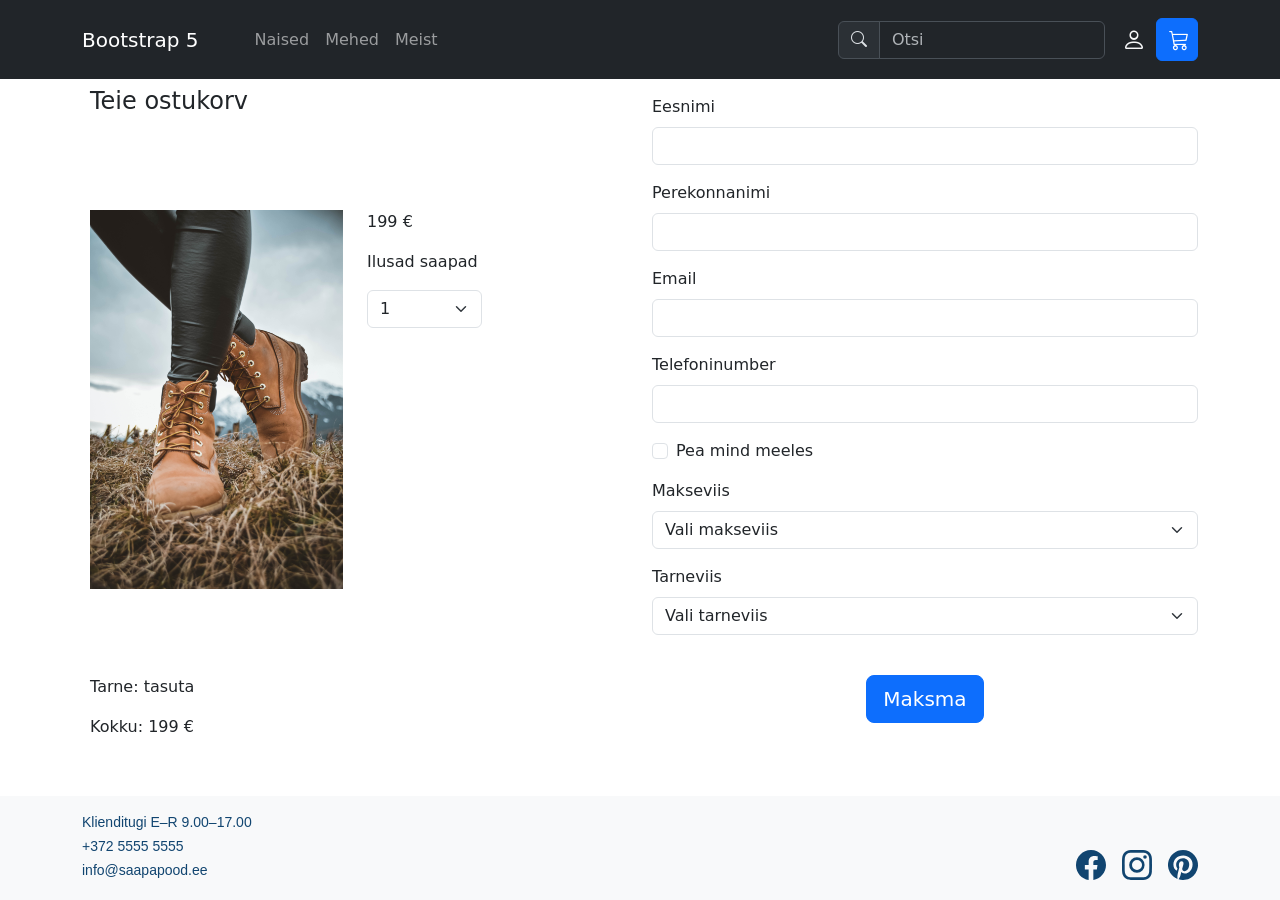
<file: ostukorv.html>
<!doctype html>
<html lang="et">

<head>
  <meta charset="utf-8">
  <meta name="viewport" content="width=device-width, initial-scale=1">
  <meta name="description" content="Bootstrapi juhend">
  <meta name="author" content="">
  <title>Bootstrap 5 juhend</title>
  <!--Bootstrap CSS-->
  <link href="https://cdn.jsdelivr.net/npm/bootstrap@5.3.3/dist/css/bootstrap.min.css" rel="stylesheet"
    integrity="sha384-QWTKZyjpPEjISv5WaRU9OFeRpok6YctnYmDr5pNlyT2bRjXh0JMhjY6hW+ALEwIH" crossorigin="anonymous">
  <!--Bootstrap ikoonid-->
  <link href="https://cdn.jsdelivr.net/npm/bootstrap-icons@1.9.1/font/bootstrap-icons.css" rel="stylesheet">
  <!--minu CSS-->
  <link rel="stylesheet" href="custom.css">
  
</head>

<body>
  <!-- Navigatsioon --->
  <nav class="navbar sticky-top navbar-expand-lg bg-dark py-3" data-bs-theme="dark">
    <div class="container">
      <button class="navbar-toggler" type="button" data-bs-toggle="collapse" data-bs-target="#navbarSupportedContent"
        aria-controls="navbarSupportedContent" aria-expanded="false" aria-label="Toggle navigation">
        <span class="navbar-toggler-icon"></span>
      </button>
      <a class="navbar-brand me-5" href="index.html">Bootstrap 5</a>
      <div class="collapse navbar-collapse" id="navbarSupportedContent">
        <ul class="navbar-nav me-auto">
          <li class="nav-item dropdown">
            <a class="nav-link dropdown" href="#" id="navbarDropdown" role="button" data-bs-toggle="dropdown"
              aria-expanded="false">Naised</a>
            <ul class="dropdown-menu" aria-labelledby="navbarDropdown">
              <li><a class="dropdown-item" href="#">Kingad</a></li>
              <div class="dropdown-divider"></div>
              <li><a class="dropdown-item" href="#">Saapad</a></li>
            </ul>
          </li>
          <li class="nav-item dropdown">
            <a class="nav-link dropdown" href="#" id="navbarDropdown" role="button" data-bs-toggle="dropdown"
              aria-expanded="false">Mehed</a>
            <ul class="dropdown-menu" aria-labelledby="navbarDropdown">
              <li><a class="dropdown-item" href="#">Kingad</a></li>
              <div class="dropdown-divider"></div>
              <li><a class="dropdown-item" href="#">Saapad</a></li>
            </ul>
          </li>
          <li class="nav-item dropdown">
            <a class="nav-link dropdown" href="#" id="navbarDropdown" role="button" data-bs-toggle="dropdown"
              aria-expanded="false">Meist</a>
            <ul class="dropdown-menu" aria-labelledby="navbarDropdown">
              <li><a class="dropdown-item" href="meist1.html">Ajalugu</a></li>
              <div class="dropdown-divider"></div>
              <li><a class="dropdown-item" href="meist2.html">Väärtused</a></li>
              <div class="dropdown-divider"></div>
              <li><a class="dropdown-item" href="meist3.html">Tootmisprotsess</a></li>
            </ul>
          </li>
        </ul>
        
		<!--Otsi vorm -->
        <form class="d-flex me-1">
          <div class="input-group">
            <div class="input-group-text"><span class="bi bi-search mb-2"></span></div>
            <input class="form-control" type="search" placeholder="Otsi" aria-label="Search">
          </div>
        </form>
      </div>
      <div class="float-end">
       
	   <!--Login ikoon-->
        <button class="btn btn-link text-light" type="submit"><span class="bi bi-person"></span></button>
       
	   <!--Ostukorvi ikoon-->
        <a class="btn btn-primary" href="ostukorv.html" type="submit"><span class="bi bi-cart3"></span></button></a>
      </div>
    </div>
  </nav>
  <section>
    <div class="container">
      <div class="row">
        <div class="col-lg-6 d-flex align-items-start flex-column">
          <div class="mb-auto p-2">
            <h4>Teie ostukorv</h4>
          </div>
          <div class="mb-auto p-2 row">
            <div class="col-lg-6">
              <img src="stephan-seeber-NzAfGi8XuA4-unsplash.jpg" width="100%">
            </div>
			<div class="col-lg-3">
              <p>199 &#8364;</p>
              <p>Ilusad saapad</p>
              <select class="form-select">
                <option>0</option>
                <option selected="selected">1</option>
                <option>2</option>
                <option>3</option>
              </select>
              <br />
            </div>
          </div>
          <div class="p-2">
            <p>Tarne: tasuta</span></p>
            <p>Kokku: 199 &#8364;</span></p>
          </div>

        </div>
        <div class="col-lg-6">
          <!--Tee ise: korrasta (lisa) ostukorvi vormi nii, et sellel oleks väljad kasutaja andmete jaoks, makse ja tarneviisi valik ning ostukorv oleks kujundatud järgides kasutajaliidese disaini põhimõtteid.-->
          <form>
            <div class="mt-3 mb-3">
              <label for="FirstName" class="form-label">Eesnimi</label>
              <input type="text" class="form-control" id="FirstName">
            </div>
            <div class="mb-3">
              <label for="LastName" class="form-label">Perekonnanimi</label>
              <input type="text" class="form-control" id="LastName">
            </div>
            <div class="mb-3">
              <label for="Email" class="form-label">Email</label>
              <input type="email" class="form-control" id="Email">
            </div>
            <div class="mb-3">
              <label for="Phone" class="form-label">Telefoninumber</label>
              <input type="tel" class="form-control" id="Phone">
            </div>
            <div class="mb-3 form-check">
              <input type="checkbox" class="form-check-input" id="Remember">
              <label for="Remember" class="form-check-label">Pea mind meeles</label>
            </div>
            <div class="mb-3">
            <label for="PaymentMethod" class="form-label">Makseviis</label>
            <select class="form-select" id="PaymentMethod">
              <option selected disabled>Vali makseviis</option>
              <option value="1">Pangalink</option>
              <option value="2">Pangakaart</option>
              <option value="3">Arve</option>
            </select>
            </div>
            <div class="mb-3">
            <label for="DeliveryMethod" class="form-label">Tarneviis</label>
            <select class="form-select" id="DeliveryMethod">
              <option selected disabled>Vali tarneviis</option>
              <option value="1">Pakiautomaat</option>
              <option value="2">Kuller</option>
              <option value="3">Tulen ise Lõunakeskuse poodi järele</option>
              <option value="4">Tulen ise Ülemiste poodi järele</option>
            </select>
            </div>
            <div class="p-4 text-center">
              <a href="#" class="btn btn-primary btn-lg mb-3">Maksma</a>
            </div>
          </form>
        </div>
      </div>
    </div>
  </section>

  
  <!--Tee ise: kujunda siia korrektne jalus - lisa kontaktid ja sotsiaalvõrgustike lingid ikoonidega.-->
  <footer class="footer bg-light">
    <div class="container">
      <ul class="footer-info">
        <li>Klienditugi E–R 9.00–17.00</li>
        <li>+372 5555 5555</li>
        <li>info@saapapood.ee</li>
      </ul>
      <div class="footer-sm d-flex gap-3">
        <a href="#">      
          <svg xmlns="http://www.w3.org/2000/svg" width="16" height="16" fill="currentColor" class="bi bi-facebook" viewBox="0 0 16 16">
            <path d="M16 8.049c0-4.446-3.582-8.05-8-8.05C3.58 0-.002 3.603-.002 8.05c0 4.017 2.926 7.347 6.75 7.951v-5.625h-2.03V8.05H6.75V6.275c0-2.017 1.195-3.131 3.022-3.131.876 0 1.791.157 1.791.157v1.98h-1.009c-.993 0-1.303.621-1.303 1.258v1.51h2.218l-.354 2.326H9.25V16c3.824-.604 6.75-3.934 6.75-7.951"/>
          </svg>
        </a>
        <a href="#">      
          <svg xmlns="http://www.w3.org/2000/svg" width="16" height="16" fill="currentColor" class="bi bi-instagram" viewBox="0 0 16 16">
            <path d="M8 0C5.829 0 5.556.01 4.703.048 3.85.088 3.269.222 2.76.42a3.9 3.9 0 0 0-1.417.923A3.9 3.9 0 0 0 .42 2.76C.222 3.268.087 3.85.048 4.7.01 5.555 0 5.827 0 8.001c0 2.172.01 2.444.048 3.297.04.852.174 1.433.372 1.942.205.526.478.972.923 1.417.444.445.89.719 1.416.923.51.198 1.09.333 1.942.372C5.555 15.99 5.827 16 8 16s2.444-.01 3.298-.048c.851-.04 1.434-.174 1.943-.372a3.9 3.9 0 0 0 1.416-.923c.445-.445.718-.891.923-1.417.197-.509.332-1.09.372-1.942C15.99 10.445 16 10.173 16 8s-.01-2.445-.048-3.299c-.04-.851-.175-1.433-.372-1.941a3.9 3.9 0 0 0-.923-1.417A3.9 3.9 0 0 0 13.24.42c-.51-.198-1.092-.333-1.943-.372C10.443.01 10.172 0 7.998 0zm-.717 1.442h.718c2.136 0 2.389.007 3.232.046.78.035 1.204.166 1.486.275.373.145.64.319.92.599s.453.546.598.92c.11.281.24.705.275 1.485.039.843.047 1.096.047 3.231s-.008 2.389-.047 3.232c-.035.78-.166 1.203-.275 1.485a2.5 2.5 0 0 1-.599.919c-.28.28-.546.453-.92.598-.28.11-.704.24-1.485.276-.843.038-1.096.047-3.232.047s-2.39-.009-3.233-.047c-.78-.036-1.203-.166-1.485-.276a2.5 2.5 0 0 1-.92-.598 2.5 2.5 0 0 1-.6-.92c-.109-.281-.24-.705-.275-1.485-.038-.843-.046-1.096-.046-3.233s.008-2.388.046-3.231c.036-.78.166-1.204.276-1.486.145-.373.319-.64.599-.92s.546-.453.92-.598c.282-.11.705-.24 1.485-.276.738-.034 1.024-.044 2.515-.045zm4.988 1.328a.96.96 0 1 0 0 1.92.96.96 0 0 0 0-1.92m-4.27 1.122a4.109 4.109 0 1 0 0 8.217 4.109 4.109 0 0 0 0-8.217m0 1.441a2.667 2.667 0 1 1 0 5.334 2.667 2.667 0 0 1 0-5.334"/>
          </svg>
        </a>
        <a href="#">      
          <svg xmlns="http://www.w3.org/2000/svg" width="16" height="16" fill="currentColor" class="bi bi-pinterest" viewBox="0 0 16 16">
            <path d="M8 0a8 8 0 0 0-2.915 15.452c-.07-.633-.134-1.606.027-2.297.146-.625.938-3.977.938-3.977s-.239-.479-.239-1.187c0-1.113.645-1.943 1.448-1.943.682 0 1.012.512 1.012 1.127 0 .686-.437 1.712-.663 2.663-.188.796.4 1.446 1.185 1.446 1.422 0 2.515-1.5 2.515-3.664 0-1.915-1.377-3.254-3.342-3.254-2.276 0-3.612 1.707-3.612 3.471 0 .688.265 1.425.595 1.826a.24.24 0 0 1 .056.23c-.061.252-.196.796-.222.907-.035.146-.116.177-.268.107-1-.465-1.624-1.926-1.624-3.1 0-2.523 1.834-4.84 5.286-4.84 2.775 0 4.932 1.977 4.932 4.62 0 2.757-1.739 4.976-4.151 4.976-.811 0-1.573-.421-1.834-.919l-.498 1.902c-.181.695-.669 1.566-.995 2.097A8 8 0 1 0 8 0"/>
          </svg>
        </a>
      </div>
    </div>
  </footer>
  
  <!--Popper.js-->
  <script src="https://cdn.jsdelivr.net/npm/@popperjs/core@2.11.8/dist/umd/popper.min.js"
    integrity="sha384-I7E8VVD/ismYTF4hNIPjVp/Zjvgyol6VFvRkX/vR+Vc4jQkC+hVqc2pM8ODewa9r"
    crossorigin="anonymous"></script>
	
  <!--Bootstrap.js-->
  <script src="https://cdn.jsdelivr.net/npm/bootstrap@5.3.3/dist/js/bootstrap.min.js"
    integrity="sha384-0pUGZvbkm6XF6gxjEnlmuGrJXVbNuzT9qBBavbLwCsOGabYfZo0T0to5eqruptLy"
    crossorigin="anonymous"></script>
</body>

</html>
</file>
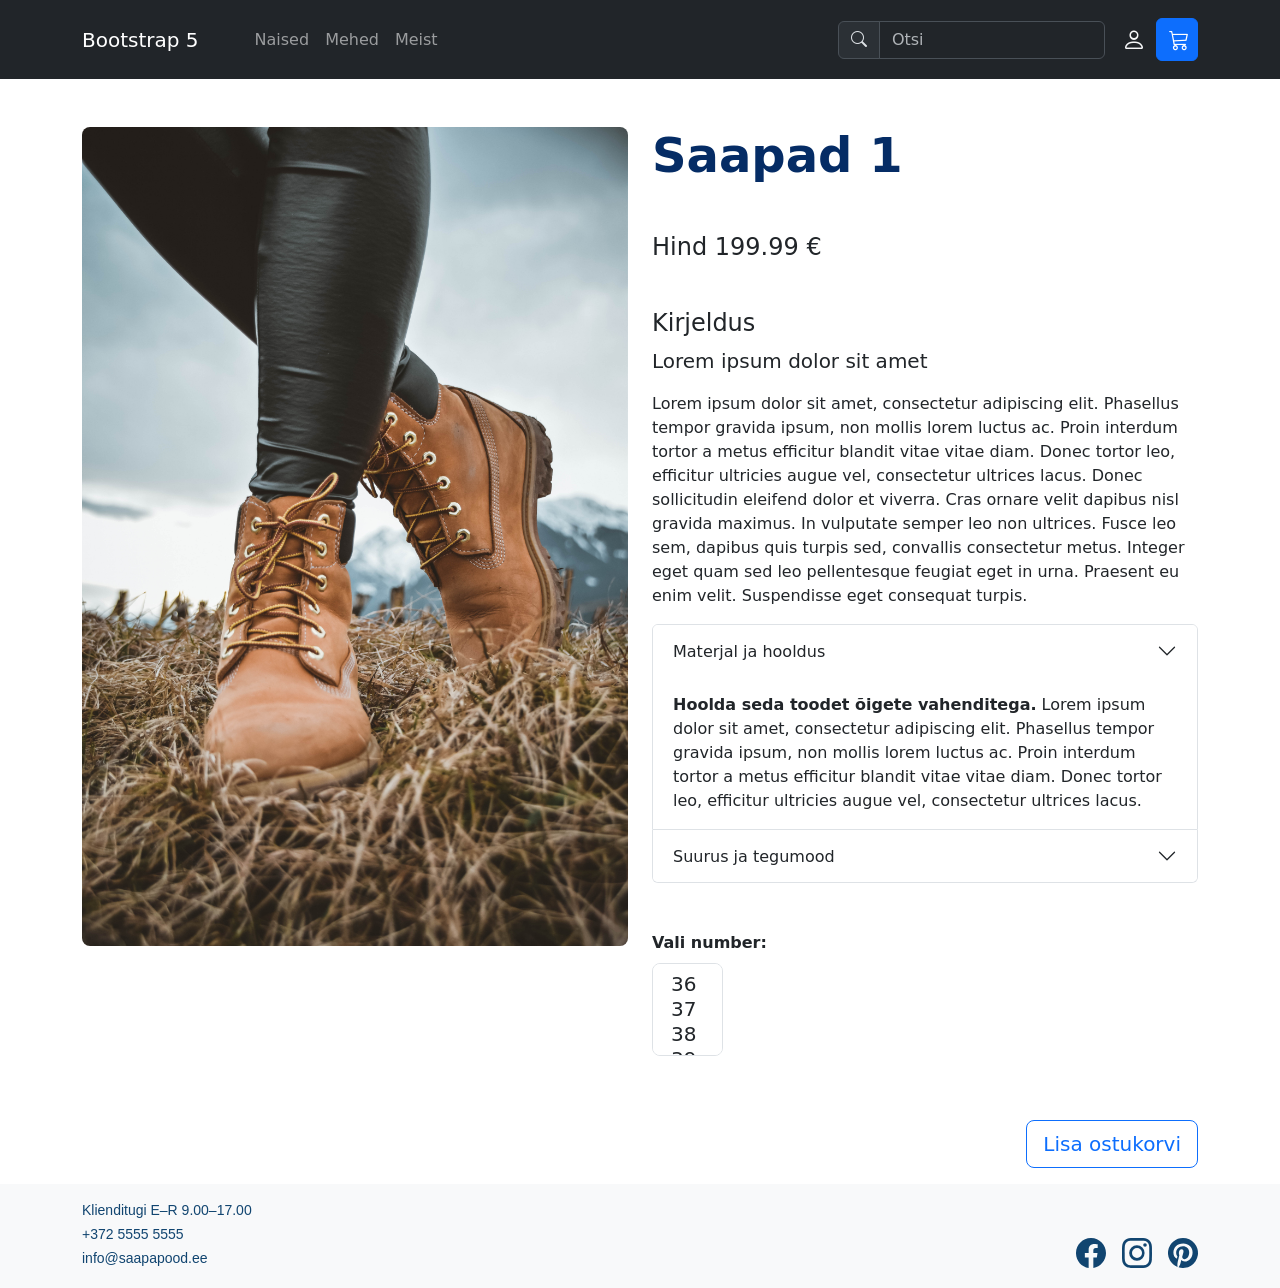
<file: toode.html>
<!doctype html>
<html lang="et">

<head>
  <meta charset="utf-8">
  <meta name="viewport" content="width=device-width, initial-scale=1">
  <meta name="description" content="Bootstrapi juhend">
  <meta name="author" content="">
  <title>Bootstrap 5 juhend</title>
  <!--Bootstrap CSS-->
  <link href="https://cdn.jsdelivr.net/npm/bootstrap@5.3.3/dist/css/bootstrap.min.css" rel="stylesheet"
    integrity="sha384-QWTKZyjpPEjISv5WaRU9OFeRpok6YctnYmDr5pNlyT2bRjXh0JMhjY6hW+ALEwIH" crossorigin="anonymous">
  <!--Bootstrap ikoonid-->
  <link href="https://cdn.jsdelivr.net/npm/bootstrap-icons@1.9.1/font/bootstrap-icons.css" rel="stylesheet">
  <!--minu CSS-->
  <link rel="stylesheet" href="custom.css">
 
</head>

<body>
  <!-- Navigatsioon --->
  <nav class="navbar sticky-top navbar-expand-lg bg-dark py-3" data-bs-theme="dark">
    <div class="container">
      <button class="navbar-toggler" type="button" data-bs-toggle="collapse" data-bs-target="#navbarSupportedContent"
        aria-controls="navbarSupportedContent" aria-expanded="false" aria-label="Toggle navigation">
        <span class="navbar-toggler-icon"></span>
      </button>
      <a class="navbar-brand me-5" href="index.html">Bootstrap 5</a>
      <div class="collapse navbar-collapse" id="navbarSupportedContent">
        <ul class="navbar-nav me-auto">
          <li class="nav-item dropdown">
            <a class="nav-link dropdown" href="#" id="navbarDropdown" role="button" data-bs-toggle="dropdown"
              aria-expanded="false">Naised</a>
            <ul class="dropdown-menu" aria-labelledby="navbarDropdown">
              <li><a class="dropdown-item" href="#">Kingad</a></li>
              <div class="dropdown-divider"></div>
              <li><a class="dropdown-item" href="#">Saapad</a></li>
            </ul>
          </li>
          <li class="nav-item dropdown">
            <a class="nav-link dropdown" href="#" id="navbarDropdown" role="button" data-bs-toggle="dropdown"
              aria-expanded="false">Mehed</a>
            <ul class="dropdown-menu" aria-labelledby="navbarDropdown">
              <li><a class="dropdown-item" href="#">Kingad</a></li>
              <div class="dropdown-divider"></div>
              <li><a class="dropdown-item" href="#">Saapad</a></li>
            </ul>
          </li>
          <li class="nav-item dropdown">
            <a class="nav-link dropdown" href="#" id="navbarDropdown" role="button" data-bs-toggle="dropdown"
              aria-expanded="false">Meist</a>
            <ul class="dropdown-menu" aria-labelledby="navbarDropdown">
              <li><a class="dropdown-item" href="meist1.html">Ajalugu</a></li>
              <div class="dropdown-divider"></div>
              <li><a class="dropdown-item" href="meist2.html">Väärtused</a></li>
              <div class="dropdown-divider"></div>
              <li><a class="dropdown-item" href="meist3.html">Tootmisprotsess</a></li>
            </ul>
          </li>
        </ul>
       
	   <!--Otsi vorm -->
        <form class="d-flex me-1">
          <div class="input-group">
            <div class="input-group-text"><span class="bi bi-search mb-2"></span></div>
            <input class="form-control" type="search" placeholder="Otsi" aria-label="Search">
          </div>
        </form>
      </div>
      <div class="float-end">
      
	  <!--Login ikoon-->
        <button class="btn btn-link text-light" type="submit"><span class="bi bi-person"></span></button>
      
	  <!--Ostukorvi ikoon-->
        <a class="btn btn-primary" href="ostukorv.html" type="submit"><span class="bi bi-cart3"></span></button></a>
      </div>
    </div>
  </nav>
  <section>
    <div class="container">
      <div class="row mt-5">
        <div class="col-lg-6"><img src="stephan-seeber-NzAfGi8XuA4-unsplash.jpg" class="img-fluid rounded-3"
            alt="saapad" /></div>
        <div class="col-lg-6">
          <h1 class="display-5 fw-semibold text-primary-emphasis">Saapad 1</h1>
          <h4 class="mt-5 text">Hind 199.99 &#8364;</h4>
          <h4 class="mt-5">Kirjeldus</h4>
          <p class="my-2 fs-5 fw-light">Lorem ipsum dolor sit amet</p>
          <p class="mt-3">Lorem ipsum dolor sit amet, consectetur adipiscing elit. Phasellus tempor gravida ipsum, non
            mollis lorem luctus ac. Proin interdum tortor a metus efficitur blandit vitae vitae diam. Donec tortor leo,
            efficitur ultricies augue vel, consectetur ultrices lacus. Donec sollicitudin eleifend dolor et viverra.
            Cras ornare velit dapibus nisl gravida maximus. In vulputate semper leo non ultrices. Fusce leo sem, dapibus
            quis turpis sed, convallis consectetur metus. Integer eget quam sed leo pellentesque feugiat eget in urna.
            Praesent eu enim velit. Suspendisse eget consequat turpis.</p>
          <div class="accordion" id="accordionExample">
            <div class="accordion-item">
              <h2 class="accordion-header">
                <button class="accordion-button collapsed" type="button" data-bs-toggle="collapse"
                  data-bs-target="#collapseOne" aria-expanded="false" aria-controls="collapseOne">
                  Materjal ja hooldus
                </button>
              </h2>
			<!--Tee ise: esimene valik peab olema lehe avamisel avatud.-->
              <div id="collapseOne" class="accordion-collapse collapse show" data-bs-parent="#accordionExample">
                <div class="accordion-body">
                  <strong>Hoolda seda toodet õigete vahenditega.</strong> Lorem ipsum dolor sit amet, consectetur
                  adipiscing elit. Phasellus tempor gravida ipsum, non mollis lorem luctus ac. Proin interdum tortor a
                  metus efficitur blandit vitae vitae diam. Donec tortor leo, efficitur ultricies augue vel, consectetur
                  ultrices lacus.
                </div>
              </div>
            </div>
            <div class="accordion-item">
              <h2 class="accordion-header">
                <button class="accordion-button collapsed" type="button" data-bs-toggle="collapse"
                  data-bs-target="#collapseTwo" aria-expanded="false" aria-controls="collapseTwo">
                  Suurus ja tegumood
                </button>
              </h2>
              <div id="collapseTwo" class="accordion-collapse collapse" data-bs-parent="#accordionExample">
                <div class="accordion-body">
                  <strong>Väiksem suurus, osta suurem number.</strong> Lorem ipsum dolor sit amet, consectetur
                  adipiscing elit. Phasellus tempor gravida ipsum, non mollis lorem luctus ac. Proin interdum tortor a
                  metus efficitur blandit vitae vitae diam. Donec tortor leo, efficitur ultricies augue vel, consectetur
                  ultrices lacus.
                </div>
              </div>
            </div>
          </div>
          <div class="form row my-5">
            <div class="col-2">
              <label for="jalanr" class="form-label fw-semibold text-nowrap">Vali number:</label>
              <select class="form-select form-select-lg" size="3" id="jalanr" name="jalanumber">
                <option>36</option>
                <option>37</option>
                <option>38</option>
                <option>39</option>
                <option>40</option>
                <option>41</option>
              </select>
            </div>
          </div>
          
		  <!--Ostukorvi lisamise nupp lingina-->
          <a class="btn btn-outline-primary btn-lg my-3 float-end" href="ostukorv.html" role="button">Lisa ostukorvi</a>
        
		</div>
      </div>
    </div>
    </div>
  </section>
  
  <!--Tee ise: kujunda siia korrektne jalus - lisa kontaktid ja sotsiaalvõrgustike lingid ikoonidega.-->
  <footer class="footer bg-light">
    <div class="container">
      <ul class="footer-info">
        <li>Klienditugi E–R 9.00–17.00</li>
        <li>+372 5555 5555</li>
        <li>info@saapapood.ee</li>
      </ul>
      <div class="footer-sm d-flex gap-3">
        <a href="#">      
          <svg xmlns="http://www.w3.org/2000/svg" width="16" height="16" fill="currentColor" class="bi bi-facebook" viewBox="0 0 16 16">
            <path d="M16 8.049c0-4.446-3.582-8.05-8-8.05C3.58 0-.002 3.603-.002 8.05c0 4.017 2.926 7.347 6.75 7.951v-5.625h-2.03V8.05H6.75V6.275c0-2.017 1.195-3.131 3.022-3.131.876 0 1.791.157 1.791.157v1.98h-1.009c-.993 0-1.303.621-1.303 1.258v1.51h2.218l-.354 2.326H9.25V16c3.824-.604 6.75-3.934 6.75-7.951"/>
          </svg>
        </a>
        <a href="#">      
          <svg xmlns="http://www.w3.org/2000/svg" width="16" height="16" fill="currentColor" class="bi bi-instagram" viewBox="0 0 16 16">
            <path d="M8 0C5.829 0 5.556.01 4.703.048 3.85.088 3.269.222 2.76.42a3.9 3.9 0 0 0-1.417.923A3.9 3.9 0 0 0 .42 2.76C.222 3.268.087 3.85.048 4.7.01 5.555 0 5.827 0 8.001c0 2.172.01 2.444.048 3.297.04.852.174 1.433.372 1.942.205.526.478.972.923 1.417.444.445.89.719 1.416.923.51.198 1.09.333 1.942.372C5.555 15.99 5.827 16 8 16s2.444-.01 3.298-.048c.851-.04 1.434-.174 1.943-.372a3.9 3.9 0 0 0 1.416-.923c.445-.445.718-.891.923-1.417.197-.509.332-1.09.372-1.942C15.99 10.445 16 10.173 16 8s-.01-2.445-.048-3.299c-.04-.851-.175-1.433-.372-1.941a3.9 3.9 0 0 0-.923-1.417A3.9 3.9 0 0 0 13.24.42c-.51-.198-1.092-.333-1.943-.372C10.443.01 10.172 0 7.998 0zm-.717 1.442h.718c2.136 0 2.389.007 3.232.046.78.035 1.204.166 1.486.275.373.145.64.319.92.599s.453.546.598.92c.11.281.24.705.275 1.485.039.843.047 1.096.047 3.231s-.008 2.389-.047 3.232c-.035.78-.166 1.203-.275 1.485a2.5 2.5 0 0 1-.599.919c-.28.28-.546.453-.92.598-.28.11-.704.24-1.485.276-.843.038-1.096.047-3.232.047s-2.39-.009-3.233-.047c-.78-.036-1.203-.166-1.485-.276a2.5 2.5 0 0 1-.92-.598 2.5 2.5 0 0 1-.6-.92c-.109-.281-.24-.705-.275-1.485-.038-.843-.046-1.096-.046-3.233s.008-2.388.046-3.231c.036-.78.166-1.204.276-1.486.145-.373.319-.64.599-.92s.546-.453.92-.598c.282-.11.705-.24 1.485-.276.738-.034 1.024-.044 2.515-.045zm4.988 1.328a.96.96 0 1 0 0 1.92.96.96 0 0 0 0-1.92m-4.27 1.122a4.109 4.109 0 1 0 0 8.217 4.109 4.109 0 0 0 0-8.217m0 1.441a2.667 2.667 0 1 1 0 5.334 2.667 2.667 0 0 1 0-5.334"/>
          </svg>
        </a>
        <a href="#">      
          <svg xmlns="http://www.w3.org/2000/svg" width="16" height="16" fill="currentColor" class="bi bi-pinterest" viewBox="0 0 16 16">
            <path d="M8 0a8 8 0 0 0-2.915 15.452c-.07-.633-.134-1.606.027-2.297.146-.625.938-3.977.938-3.977s-.239-.479-.239-1.187c0-1.113.645-1.943 1.448-1.943.682 0 1.012.512 1.012 1.127 0 .686-.437 1.712-.663 2.663-.188.796.4 1.446 1.185 1.446 1.422 0 2.515-1.5 2.515-3.664 0-1.915-1.377-3.254-3.342-3.254-2.276 0-3.612 1.707-3.612 3.471 0 .688.265 1.425.595 1.826a.24.24 0 0 1 .056.23c-.061.252-.196.796-.222.907-.035.146-.116.177-.268.107-1-.465-1.624-1.926-1.624-3.1 0-2.523 1.834-4.84 5.286-4.84 2.775 0 4.932 1.977 4.932 4.62 0 2.757-1.739 4.976-4.151 4.976-.811 0-1.573-.421-1.834-.919l-.498 1.902c-.181.695-.669 1.566-.995 2.097A8 8 0 1 0 8 0"/>
          </svg>
        </a>
      </div>
    </div>
  </footer>
  
  <!--Popper.js-->
  <script src="https://cdn.jsdelivr.net/npm/@popperjs/core@2.11.8/dist/umd/popper.min.js"
    integrity="sha384-I7E8VVD/ismYTF4hNIPjVp/Zjvgyol6VFvRkX/vR+Vc4jQkC+hVqc2pM8ODewa9r"
    crossorigin="anonymous"></script>

  <!--Bootstrap.js-->
  <script src="https://cdn.jsdelivr.net/npm/bootstrap@5.3.3/dist/js/bootstrap.min.js"
    integrity="sha384-0pUGZvbkm6XF6gxjEnlmuGrJXVbNuzT9qBBavbLwCsOGabYfZo0T0to5eqruptLy"
    crossorigin="anonymous"></script>
  
</body>

</html>
</file>
<file: custom.css>
body {
    min-height: 100vh;
    display: flex;
    flex-direction: column;
}

footer {
    margin-top: auto;
    padding: 1rem;
}

.bi {
    display: inline-block;
    fill: currentColor;
    width: 1rem;
    height: 1rem;
}

.bi-person {
    display: inline-block;
    fill: currentColor;
    font-size: 1.5rem;
   
}

.bi-cart3 {
    display: inline-block;
    fill: currentColor;
    font-size: 1.25rem;
    
}

.footer .container {
    display: flex;
    align-items: flex-end;
    justify-content: space-between;
}

.footer ul li {
    display: block;
    padding: 0 0 3px 0;
}

.footer-sm svg {
    width: 30px;
    height: 30px;
    margin-bottom: 4px;
    color: #114570;
}

.footer-info {
    font-family: "Helvetica", sans-serif;
    font-weight: 450;
    font-size: 14px;
    color: #114570;
    text-align: left;
    margin: 0;
    padding: 0;
}

.carousel-item img {
    width: 100%;
    height: 800px;
    object-fit: cover;
}
</file>
